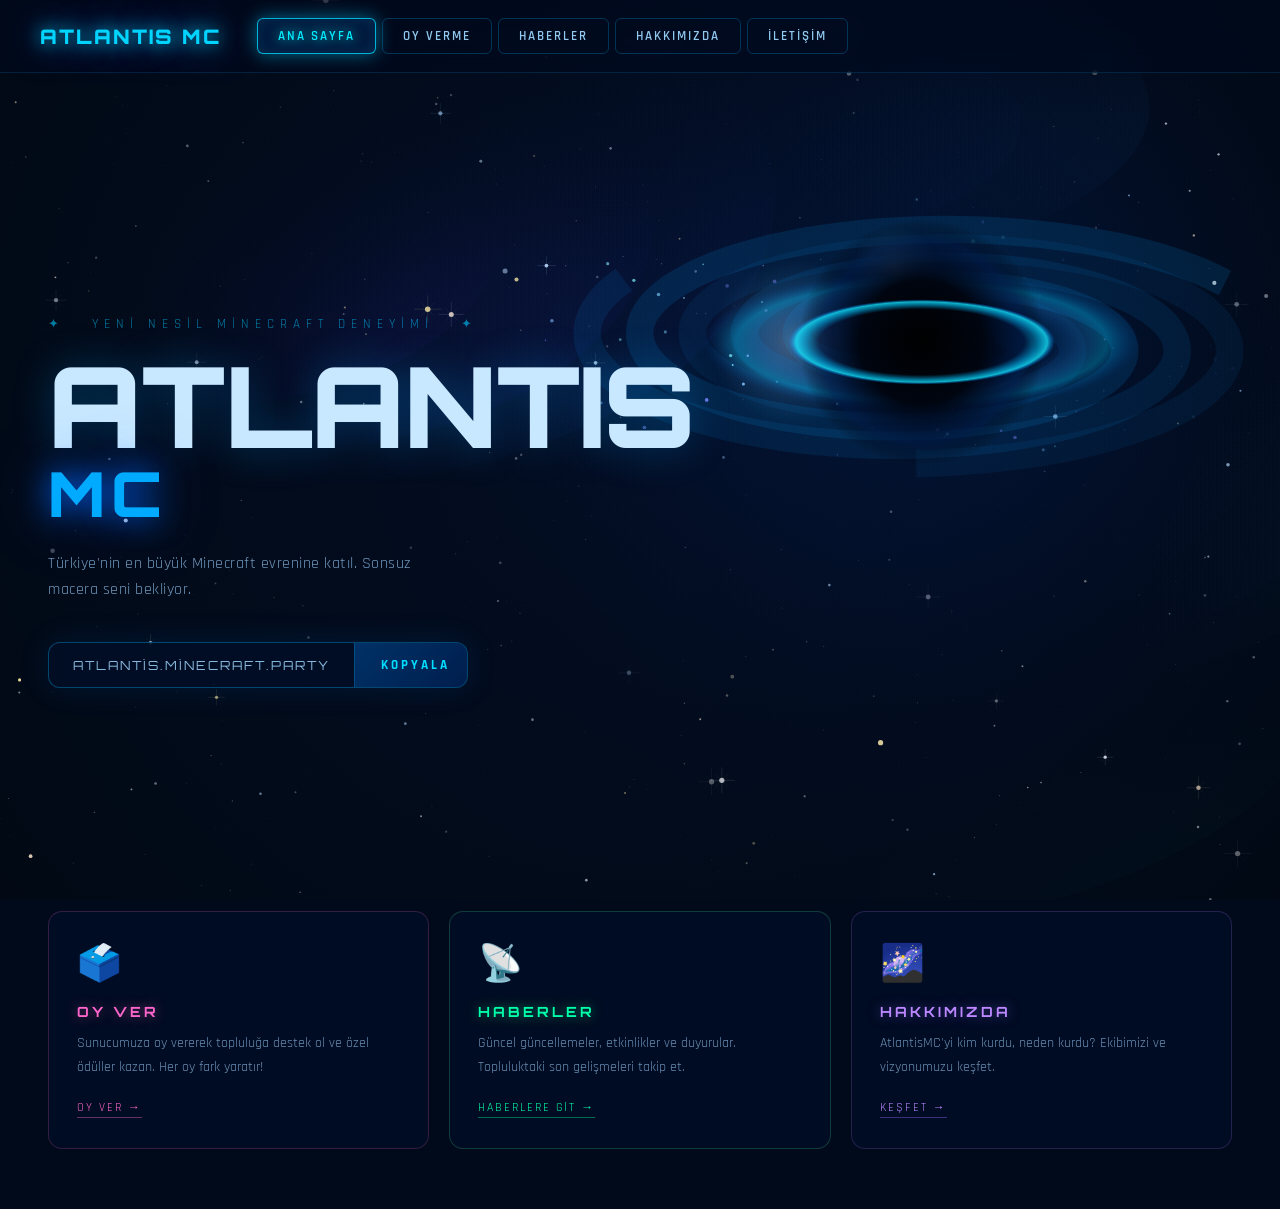
<file: atlantismc (1).html>
<!DOCTYPE html>
<html lang="tr">
<head>
<meta charset="UTF-8">
<meta name="viewport" content="width=device-width, initial-scale=1.0">
<title>AtlantisMC</title>
<link rel="preconnect" href="https://fonts.googleapis.com">
<link href="https://fonts.googleapis.com/css2?family=Orbitron:wght@400;700;900&family=Rajdhani:wght@300;400;600;700&display=swap" rel="stylesheet">
<style>
* { margin:0; padding:0; box-sizing:border-box; }
body { background:#010a1a; font-family:'Rajdhani',sans-serif; color:#fff; overflow-x:hidden; }

#space-canvas { position:fixed; top:0; left:0; width:100%; height:100%; z-index:0; pointer-events:none; }

nav {
  position:relative; z-index:100;
  display:flex; align-items:center;
  padding:18px 40px;
  background:rgba(0,10,30,0.55);
  backdrop-filter:blur(14px);
  border-bottom:1px solid rgba(0,180,255,0.15);
}
.logo {
  font-family:'Orbitron',sans-serif; font-size:20px; font-weight:900;
  color:#00d4ff; text-shadow:0 0 18px #00d4ff,0 0 40px #0077ff;
  letter-spacing:2px; margin-right:36px; white-space:nowrap;
}
.nav-links { display:flex; gap:6px; }
.nav-btn {
  font-family:'Rajdhani',sans-serif; font-size:13px; font-weight:600;
  letter-spacing:2px; text-transform:uppercase;
  padding:9px 20px; background:transparent; color:#90c8f0;
  border:1px solid rgba(0,180,255,0.25); border-radius:6px;
  cursor:pointer; transition:all 0.25s ease; position:relative; overflow:hidden;
}
.nav-btn::before {
  content:''; position:absolute; inset:0;
  background:linear-gradient(135deg,rgba(0,180,255,0.12),rgba(0,80,200,0.08));
  opacity:0; transition:opacity 0.25s;
}
.nav-btn:hover::before { opacity:1; }
.nav-btn:hover {
  color:#00eeff; border-color:rgba(0,220,255,0.7);
  box-shadow:0 0 14px rgba(0,200,255,0.4),inset 0 0 10px rgba(0,200,255,0.08);
  text-shadow:0 0 10px #00eeff;
}
.nav-btn.active {
  color:#00eeff; border-color:rgba(0,220,255,0.8);
  background:rgba(0,100,200,0.2);
  box-shadow:0 0 18px rgba(0,200,255,0.5),inset 0 0 14px rgba(0,200,255,0.1);
  text-shadow:0 0 12px #00eeff;
}

.hero {
  position:relative; z-index:10;
  min-height:calc(100vh - 62px);
  display:flex; flex-direction:column; justify-content:center;
  padding:60px 48px 40px;
}
.hero-sub {
  font-size:13px; letter-spacing:6px; text-transform:uppercase;
  color:rgba(0,200,255,0.6); margin-bottom:20px; font-weight:400;
}
.hero-title {
  font-family:'Orbitron',sans-serif;
  line-height:0.95; letter-spacing:-1px; margin-bottom:28px;
}
.hero-title .line1 {
  display:block; font-size:clamp(64px,11vw,112px); font-weight:900;
  color:#c8e8ff; text-shadow:0 0 40px rgba(0,160,255,0.3);
}
.hero-title .line2 {
  display:block; font-size:clamp(36px,6vw,62px); font-weight:900;
  letter-spacing:5px; margin-top:6px;
  color:#00aaff; text-shadow:0 0 30px #0066ff,0 0 70px rgba(0,100,255,0.4);
}
.hero-desc {
  font-size:16px; color:rgba(160,210,255,0.7);
  max-width:400px; line-height:1.6; margin-bottom:40px; letter-spacing:0.5px;
}

/* SERVER BOX */
.server-box {
  display:inline-flex; align-items:stretch;
  background:rgba(0,15,40,0.75); border:1px solid rgba(0,180,255,0.35);
  border-radius:12px; overflow:hidden; backdrop-filter:blur(14px);
  box-shadow:0 0 32px rgba(0,120,255,0.12);
  max-width:420px;
}
.server-addr {
  padding:14px 24px; font-size:12.5px; letter-spacing:2px;
  color:rgba(160,215,255,0.85); font-family:'Orbitron',sans-serif; font-weight:400;
  display:flex; align-items:center; user-select:all;
}
.copy-btn {
  padding:14px 26px;
  background:linear-gradient(135deg,rgba(0,130,255,0.3),rgba(0,80,200,0.25));
  border:none; border-left:1px solid rgba(0,180,255,0.3);
  color:#00ddff; font-family:'Rajdhani',sans-serif;
  font-size:13px; font-weight:700; letter-spacing:3px; text-transform:uppercase;
  cursor:pointer; transition:all 0.22s; white-space:nowrap;
  position:relative; overflow:hidden;
}
.copy-btn::after {
  content:''; position:absolute; inset:0;
  background:rgba(0,200,255,0.08); opacity:0; transition:.22s;
}
.copy-btn:hover::after { opacity:1; }
.copy-btn:hover {
  color:#fff; text-shadow:0 0 12px #00eeff;
  box-shadow:0 0 28px rgba(0,200,255,0.35);
  border-left-color:rgba(0,220,255,0.5);
}
.copy-btn.copied {
  color:#00ff99; background:linear-gradient(135deg,rgba(0,180,80,0.28),rgba(0,140,60,0.2));
  border-left-color:rgba(0,255,120,0.4);
  text-shadow:0 0 14px #00ff99;
  box-shadow:0 0 28px rgba(0,220,100,0.25);
}

/* CARDS */
.sections {
  position:relative; z-index:10;
  display:grid; grid-template-columns:repeat(3,1fr);
  gap:20px; padding:0 48px 60px;
}
.section-card {
  background:rgba(0,15,40,0.65); border:1px solid rgba(0,150,255,0.2);
  border-radius:14px; padding:30px 28px; backdrop-filter:blur(12px);
  transition:all 0.3s ease; cursor:pointer; position:relative; overflow:hidden;
}
.section-card::before {
  content:''; position:absolute; top:0; left:0; right:0; height:2px;
  background:linear-gradient(90deg,transparent,rgba(0,180,255,0.6),transparent);
  opacity:0; transition:opacity 0.3s;
}
.section-card:hover::before { opacity:1; }
.section-card:hover {
  border-color:rgba(0,200,255,0.5);
  box-shadow:0 0 30px rgba(0,150,255,0.2),0 8px 40px rgba(0,0,0,0.4);
  transform:translateY(-4px);
}
.card-icon { font-size:36px; margin-bottom:16px; display:block; }
.card-title {
  font-family:'Orbitron',sans-serif; font-size:14px; font-weight:700;
  letter-spacing:3px; text-transform:uppercase; color:#00ccff;
  text-shadow:0 0 12px rgba(0,200,255,0.5); margin-bottom:12px;
}
.card-body { font-size:14px; color:rgba(160,210,255,0.65); line-height:1.7; }
.card-action {
  margin-top:20px; display:inline-block; font-size:12px;
  letter-spacing:2px; text-transform:uppercase; color:#0099ff;
  border-bottom:1px solid rgba(0,150,255,0.4); padding-bottom:2px; transition:all 0.2s;
}
.section-card:hover .card-action { color:#00eeff; border-color:#00eeff; text-shadow:0 0 8px #00eeff; }

.card-vote { border-color:rgba(255,100,200,0.2); }
.card-vote .card-title { color:#ff66cc; text-shadow:0 0 12px rgba(255,100,200,0.5); }
.card-vote::before { background:linear-gradient(90deg,transparent,rgba(255,100,200,0.6),transparent); }
.card-vote:hover { border-color:rgba(255,100,200,0.5); box-shadow:0 0 30px rgba(255,80,180,0.15),0 8px 40px rgba(0,0,0,0.4); }
.card-vote .card-action { color:#ff66cc; border-color:rgba(255,100,200,0.4); }
.card-vote:hover .card-action { color:#ff99ee; border-color:#ff99ee; text-shadow:0 0 8px #ff99ee; }

.card-news { border-color:rgba(80,255,160,0.2); }
.card-news .card-title { color:#00ffaa; text-shadow:0 0 12px rgba(0,255,150,0.5); }
.card-news::before { background:linear-gradient(90deg,transparent,rgba(80,255,160,0.6),transparent); }
.card-news:hover { border-color:rgba(80,255,160,0.5); box-shadow:0 0 30px rgba(50,255,130,0.15),0 8px 40px rgba(0,0,0,0.4); }
.card-news .card-action { color:#00ffaa; border-color:rgba(0,255,150,0.4); }
.card-news:hover .card-action { color:#66ffcc; border-color:#66ffcc; text-shadow:0 0 8px #66ffcc; }

.card-about { border-color:rgba(180,120,255,0.2); }
.card-about .card-title { color:#bb88ff; text-shadow:0 0 12px rgba(150,100,255,0.5); }
.card-about::before { background:linear-gradient(90deg,transparent,rgba(160,100,255,0.6),transparent); }
.card-about:hover { border-color:rgba(160,100,255,0.5); box-shadow:0 0 30px rgba(140,80,255,0.15),0 8px 40px rgba(0,0,0,0.4); }
.card-about .card-action { color:#bb88ff; border-color:rgba(150,100,255,0.4); }
.card-about:hover .card-action { color:#ddaaff; border-color:#ddaaff; text-shadow:0 0 8px #ddaaff; }
</style>
</head>
<body>
<canvas id="space-canvas"></canvas>

<nav>
  <div class="logo">ATLANTIS MC</div>
  <div class="nav-links">
    <button class="nav-btn active">Ana Sayfa</button>
    <button class="nav-btn">Oy Verme</button>
    <button class="nav-btn">Haberler</button>
    <button class="nav-btn">Hakkımızda</button>
    <button class="nav-btn">İletişim</button>
  </div>
</nav>

<section class="hero">
  <p class="hero-sub">✦ &nbsp; Yeni Nesil Minecraft Deneyimi &nbsp; ✦</p>
  <h1 class="hero-title">
    <span class="line1">ATLANTIS</span>
    <span class="line2">MC</span>
  </h1>
  <p class="hero-desc">Türkiye'nin en büyük Minecraft evrenine katıl. Sonsuz macera seni bekliyor.</p>
  <div class="server-box">
    <span class="server-addr">ATLANTİS.MİNECRAFT.PARTY</span>
    <button class="copy-btn" id="copyBtn" onclick="copyAddr()">KOPYALA</button>
  </div>
</section>

<div class="sections">
  <div class="section-card card-vote">
    <span class="card-icon">🗳️</span>
    <div class="card-title">Oy Ver</div>
    <div class="card-body">Sunucumuza oy vererek topluluğa destek ol ve özel ödüller kazan. Her oy fark yaratır!</div>
    <span class="card-action">Oy ver →</span>
  </div>
  <div class="section-card card-news">
    <span class="card-icon">📡</span>
    <div class="card-title">Haberler</div>
    <div class="card-body">Güncel güncellemeler, etkinlikler ve duyurular. Topluluktaki son gelişmeleri takip et.</div>
    <span class="card-action">Haberlere git →</span>
  </div>
  <div class="section-card card-about">
    <span class="card-icon">🌌</span>
    <div class="card-title">Hakkımızda</div>
    <div class="card-body">AtlantisMC'yi kim kurdu, neden kurdu? Ekibimizi ve vizyonumuzu keşfet.</div>
    <span class="card-action">Keşfet →</span>
  </div>
</div>

<script>
const canvas = document.getElementById('space-canvas');
const ctx = canvas.getContext('2d');
let W, H, stars, nebulaClouds, blackhole, particles;

function rand(a, b) { return a + Math.random() * (b - a); }

function resize() {
  W = canvas.width = window.innerWidth;
  H = canvas.height = window.innerHeight;
  init();
}

function init() {
  // Stars — 3 tiers: faint, mid, bright — with varied realistic colors
  const starColors = [
    '#ffffff','#ffffff','#ffffff','#ffffff',
    '#cce8ff','#cce8ff','#aad4ff',
    '#fff4cc','#ffeeaa',
    '#ffeedd','#ffe8cc',
    '#ddeeff','#bbddff',
    '#eeeeff'
  ];
  stars = Array.from({length: 520}, () => {
    const tier = Math.random();
    const isBright = tier > 0.93;
    const isMid = tier > 0.72;
    return {
      x: rand(0, W), y: rand(0, H),
      r: isBright ? rand(1.4, 2.8) : isMid ? rand(0.7, 1.4) : rand(0.15, 0.7),
      baseAlpha: isBright ? rand(0.7, 1.0) : isMid ? rand(0.35, 0.75) : rand(0.1, 0.4),
      twSpeed: rand(0.0008, 0.012),
      twPhase: rand(0, Math.PI * 2),
      color: starColors[Math.floor(Math.random() * starColors.length)],
      spike: isBright && Math.random() < 0.55
    };
  });

  // Nebula / Orion-style blue dust clouds — spread across ENTIRE background
  nebulaClouds = [
    // Large dominant blue-cyan nebula, center-right
    { x: W*0.62, y: H*0.38, rx: W*0.50, ry: H*0.42, h1:200, h2:220, a:0.055, bright:true },
    // Deep violet-blue arm upper left
    { x: W*0.18, y: H*0.22, rx: W*0.38, ry: H*0.32, h1:230, h2:250, a:0.042, bright:false },
    // Teal-green lower center (like Orion's belt region)
    { x: W*0.50, y: H*0.75, rx: W*0.48, ry: H*0.30, h1:185, h2:210, a:0.038, bright:false },
    // Bright cyan core burst (Orion's Trapezium-like)
    { x: W*0.70, y: H*0.30, rx: W*0.22, ry: H*0.22, h1:195, h2:215, a:0.09,  bright:true  },
    // Faint purple-blue right edge
    { x: W*0.92, y: H*0.55, rx: W*0.30, ry: H*0.38, h1:240, h2:260, a:0.032, bright:false },
    // Faint blue bottom-left
    { x: W*0.12, y: H*0.80, rx: W*0.35, ry: H*0.28, h1:205, h2:225, a:0.028, bright:false },
    // Extra bright wisp top center
    { x: W*0.45, y: H*0.12, rx: W*0.40, ry: H*0.20, h1:210, h2:230, a:0.035, bright:false },
  ];

  // Black hole — bigger: 0.19 of min dimension
  blackhole = {
    x: W * 0.72,
    y: H * 0.38,
    r: Math.min(W, H) * 0.19,
    angle: 0
  };

  // Orbital particles
  particles = Array.from({length: 80}, () => {
    const dist = rand(blackhole.r * 1.02, blackhole.r * 2.4);
    return {
      angle: rand(0, Math.PI * 2),
      dist,
      speed: rand(0.003, 0.016) * (dist < blackhole.r * 1.5 ? 1.6 : 1),
      size: rand(0.4, 2.0),
      alpha: rand(0.35, 0.9),
      hue: rand(180, 250)
    };
  });
}

function drawEllipse(cx, cy, rx, ry, fillStyle) {
  ctx.save();
  ctx.translate(cx, cy);
  ctx.scale(1, ry / rx);
  ctx.beginPath();
  ctx.arc(0, 0, rx, 0, Math.PI * 2);
  ctx.fillStyle = fillStyle;
  ctx.fill();
  ctx.restore();
}

function drawFrame(t) {
  ctx.clearRect(0, 0, W, H);

  // Deep space BG gradient
  const bg = ctx.createRadialGradient(W*0.5, H*0.45, 0, W*0.5, H*0.45, Math.max(W,H)*0.9);
  bg.addColorStop(0, '#030d20');
  bg.addColorStop(0.45, '#020b1a');
  bg.addColorStop(0.8, '#010812');
  bg.addColorStop(1, '#000408');
  ctx.fillStyle = bg;
  ctx.fillRect(0, 0, W, H);

  // === ORION-STYLE NEBULA CLOUDS ===
  nebulaClouds.forEach(n => {
    // Multi-layer for volumetric depth
    const layers = n.bright ? 4 : 3;
    for (let l = 0; l < layers; l++) {
      const frac = l / (layers - 1);
      const hue = n.h1 + (n.h2 - n.h1) * frac;
      const layerRx = n.rx * (1 - frac * 0.38);
      const layerRy = n.ry * (1 - frac * 0.38);
      const offsetX = Math.cos(frac * 2.1) * n.rx * 0.12;
      const offsetY = Math.sin(frac * 1.7) * n.ry * 0.10;
      const alphaCore = n.bright ? n.a * (1.8 - frac * 0.6) : n.a * (1.4 - frac * 0.5);
      const grad = ctx.createRadialGradient(
        n.x + offsetX, n.y + offsetY, 0,
        n.x + offsetX, n.y + offsetY, layerRx
      );
      grad.addColorStop(0,   `hsla(${hue},90%,${n.bright?72:58}%,${alphaCore})`);
      grad.addColorStop(0.35,`hsla(${hue},85%,55%,${alphaCore*0.7})`);
      grad.addColorStop(0.65,`hsla(${hue},80%,38%,${alphaCore*0.35})`);
      grad.addColorStop(1,   `hsla(${hue},70%,20%,0)`);
      drawEllipse(n.x + offsetX, n.y + offsetY, layerRx, layerRy, grad);
    }

    // Bright emission core on bright nebulas (Orion Trapezium effect)
    if (n.bright) {
      const coreR = Math.min(n.rx, n.ry) * 0.22;
      const cg = ctx.createRadialGradient(n.x, n.y, 0, n.x, n.y, coreR);
      cg.addColorStop(0, `hsla(${n.h1+5},100%,92%,0.38)`);
      cg.addColorStop(0.4,`hsla(${n.h1},95%,78%,0.22)`);
      cg.addColorStop(1,  `hsla(${n.h1},90%,60%,0)`);
      ctx.beginPath();
      ctx.arc(n.x, n.y, coreR, 0, Math.PI * 2);
      ctx.fillStyle = cg;
      ctx.fill();
    }
  });

  // === STARS ===
  stars.forEach(s => {
    const tw = 0.5 + 0.5 * Math.sin(t * s.twSpeed * 60 + s.twPhase);
    const alpha = s.baseAlpha * (0.35 + 0.65 * tw);
    ctx.save();
    ctx.globalAlpha = alpha;
    ctx.fillStyle = s.color;
    ctx.beginPath();
    ctx.arc(s.x, s.y, s.r, 0, Math.PI * 2);
    ctx.fill();
    if (s.spike) {
      // 4-point diffraction spike for bright stars
      ctx.globalAlpha = alpha * 0.28;
      ctx.strokeStyle = s.color;
      ctx.lineWidth = 0.5;
      const spLen = s.r * 5;
      ctx.beginPath();
      ctx.moveTo(s.x - spLen, s.y); ctx.lineTo(s.x + spLen, s.y);
      ctx.moveTo(s.x, s.y - spLen); ctx.lineTo(s.x, s.y + spLen);
      ctx.stroke();
      // Diagonal mini spikes
      ctx.globalAlpha = alpha * 0.12;
      const spLen2 = s.r * 2.5;
      ctx.beginPath();
      ctx.moveTo(s.x - spLen2, s.y - spLen2); ctx.lineTo(s.x + spLen2, s.y + spLen2);
      ctx.moveTo(s.x + spLen2, s.y - spLen2); ctx.lineTo(s.x - spLen2, s.y + spLen2);
      ctx.stroke();
    }
    ctx.restore();
  });

  // === BLACK HOLE ===
  const bh = blackhole;
  bh.angle = t * 0.00042;
  const bx = bh.x, by = bh.y, br = bh.r;

  // Outer atmospheric glow
  for (let i = 5; i > 0; i--) {
    const r = br * (1.6 + i * 0.55);
    const g = ctx.createRadialGradient(bx, by, br * 0.4, bx, by, r);
    g.addColorStop(0, `rgba(0,80,220,${0.05/i})`);
    g.addColorStop(0.5, `rgba(0,50,180,${0.03/i})`);
    g.addColorStop(1, 'rgba(0,0,40,0)');
    ctx.beginPath(); ctx.arc(bx, by, r, 0, Math.PI*2);
    ctx.fillStyle = g; ctx.fill();
  }

  // Spiral accretion arms
  ctx.save();
  ctx.translate(bx, by);
  for (let arm = 0; arm < 3; arm++) {
    const armOffset = (arm / 3) * Math.PI * 2;
    ctx.beginPath();
    for (let i = 0; i <= 200; i++) {
      const frac = i / 200;
      const angle = bh.angle + armOffset + frac * Math.PI * 4;
      const radius = br * 0.18 + frac * br * 1.85;
      const px = Math.cos(angle) * radius;
      const py = Math.sin(angle) * radius * 0.35;
      i === 0 ? ctx.moveTo(px, py) : ctx.lineTo(px, py);
    }
    ctx.strokeStyle = `rgba(0,160,255,${0.07 + 0.03 * arm})`;
    ctx.lineWidth = br * 0.16;
    ctx.stroke();
  }
  ctx.restore();

  // Accretion disk (elliptical, tilted)
  ctx.save();
  ctx.translate(bx, by);
  ctx.scale(1, 0.32);
  const diskGrad = ctx.createRadialGradient(0, 0, br * 0.72, 0, 0, br * 1.28);
  diskGrad.addColorStop(0, 'rgba(0,120,255,0.0)');
  diskGrad.addColorStop(0.35, 'rgba(40,150,255,0.20)');
  diskGrad.addColorStop(0.65, 'rgba(0,200,255,0.32)');
  diskGrad.addColorStop(1, 'rgba(0,80,200,0.0)');
  ctx.beginPath(); ctx.arc(0, 0, br * 1.28, 0, Math.PI*2);
  ctx.fillStyle = diskGrad; ctx.fill();
  ctx.restore();

  // Orbital particles
  particles.forEach(p => {
    p.angle += p.speed * 0.016;
    const px = bx + Math.cos(p.angle) * p.dist;
    const py = by + Math.sin(p.angle) * p.dist * 0.35;
    ctx.save();
    ctx.globalAlpha = p.alpha * (0.5 + 0.5 * Math.sin(t * 0.003 + p.angle));
    ctx.fillStyle = `hsl(${p.hue},100%,75%)`;
    ctx.beginPath(); ctx.arc(px, py, p.size, 0, Math.PI*2);
    ctx.fill();
    ctx.restore();
  });

  // Black hole shadow/void
  const centerGrad = ctx.createRadialGradient(bx, by, 0, bx, by, br * 0.72);
  centerGrad.addColorStop(0, '#000000');
  centerGrad.addColorStop(0.5, '#000510');
  centerGrad.addColorStop(0.82, 'rgba(0,20,60,0.65)');
  centerGrad.addColorStop(1, 'rgba(0,0,0,0)');
  ctx.beginPath(); ctx.arc(bx, by, br * 0.72, 0, Math.PI*2);
  ctx.fillStyle = centerGrad; ctx.fill();

  // Photon ring — event horizon glow
  ctx.save();
  ctx.translate(bx, by); ctx.scale(1, 0.32);
  const ehGrad = ctx.createRadialGradient(0, 0, br * 0.60, 0, 0, br * 0.78);
  ehGrad.addColorStop(0, 'rgba(0,180,255,0)');
  ehGrad.addColorStop(0.45, 'rgba(0,200,255,0.52)');
  ehGrad.addColorStop(0.75, 'rgba(20,230,255,0.78)');
  ehGrad.addColorStop(1, 'rgba(0,120,255,0)');
  ctx.beginPath(); ctx.arc(0, 0, br * 0.78, 0, Math.PI*2);
  ctx.fillStyle = ehGrad; ctx.fill();
  ctx.restore();

  requestAnimationFrame(drawFrame);
}

window.addEventListener('resize', resize);
resize();
requestAnimationFrame(drawFrame);

document.querySelectorAll('.nav-btn').forEach(btn => {
  btn.addEventListener('click', () => {
    document.querySelectorAll('.nav-btn').forEach(b => b.classList.remove('active'));
    btn.classList.add('active');
  });
});

function copyAddr() {
  navigator.clipboard.writeText('atlantis.minecraft.party').catch(() => {});
  const btn = document.getElementById('copyBtn');
  btn.textContent = '✓ KOPYALANDI';
  btn.classList.add('copied');
  setTimeout(() => {
    btn.textContent = 'KOPYALA';
    btn.classList.remove('copied');
  }, 2200);
}
</script>
</body>
</html>
</file>
